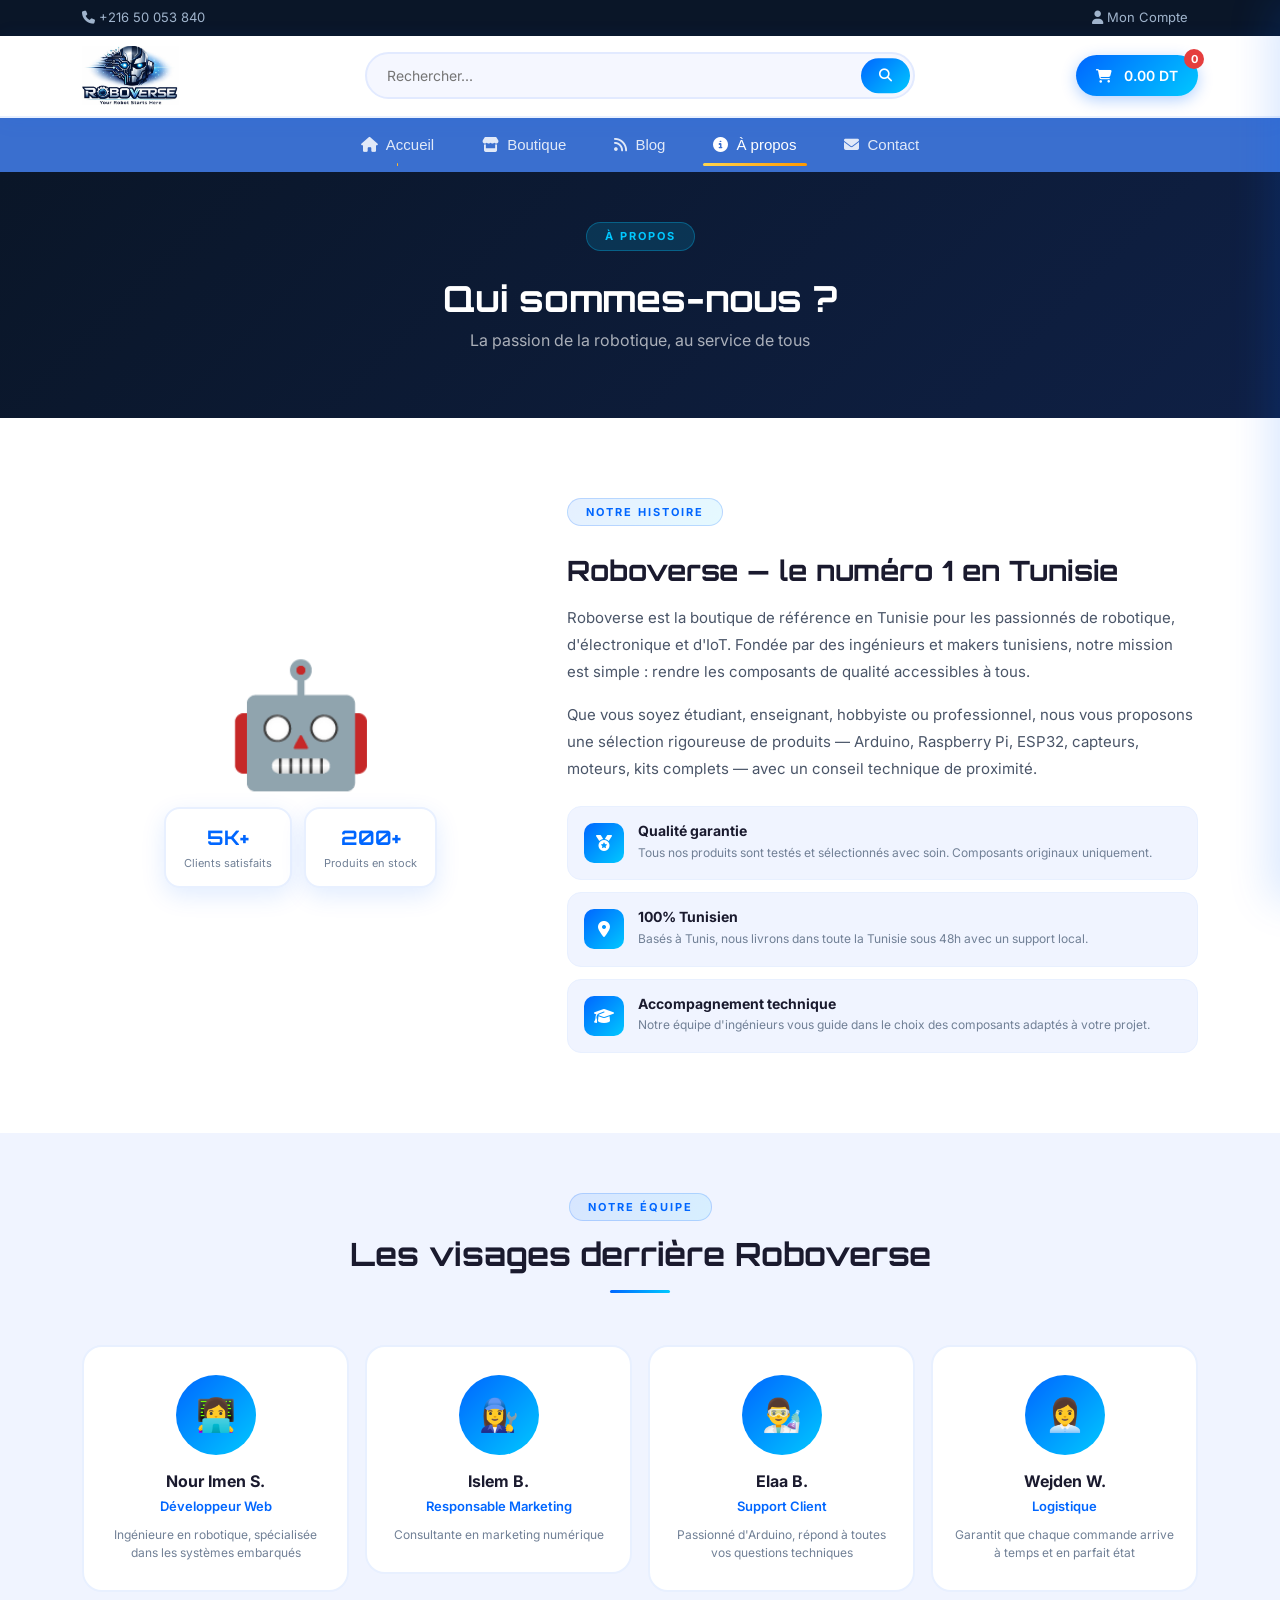
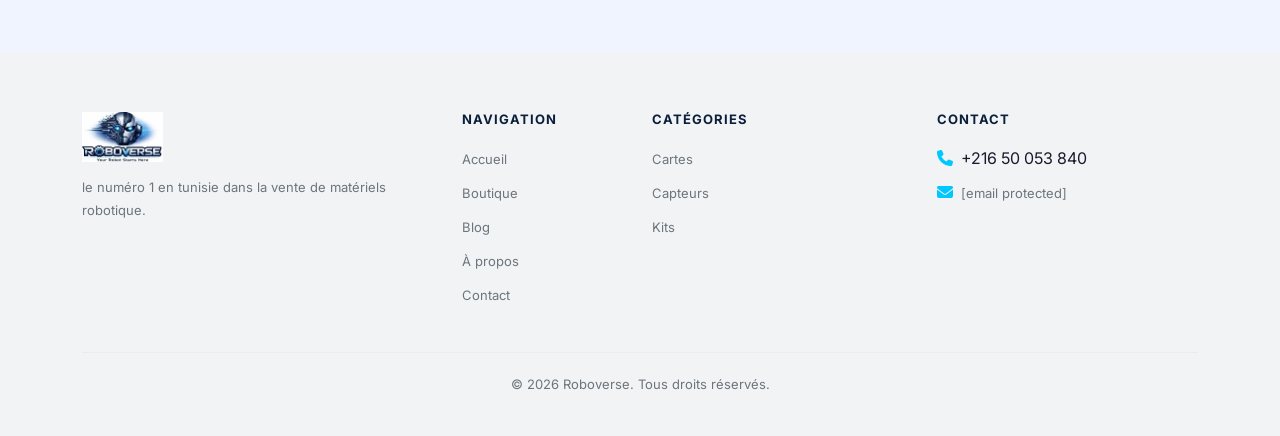
<file: about.html>
<!doctype html>
<html lang="fr">
<head>
<meta charset="utf-8">
<meta name="viewport" content="width=device-width, initial-scale=1">
<title>À propos — Roboverse</title>
<link href="https://cdn.jsdelivr.net/npm/bootstrap@5.3.0/dist/css/bootstrap.min.css" rel="stylesheet">
<link rel="stylesheet" href="https://cdnjs.cloudflare.com/ajax/libs/font-awesome/6.4.0/css/all.min.css">
<link href="https://fonts.googleapis.com/css2?family=Orbitron:wght@400;600;700;900&family=Inter:wght@300;400;500;600;700&display=swap" rel="stylesheet">
<link rel="stylesheet" href="roboverse.css">
</head>
<body>

<div class="header-top">
  <div class="container">
    <div class="row align-items-center">
      <div class="col-md-6"><i class="fas fa-phone"></i> +216 50 053 840</div>
      <div class="col-md-6 text-end">
        <a id="monCompte" href="login.html"><i class="fas fa-user"></i> Mon Compte</a>
        <a id="logoutLink" href="#" onclick="logout()" style="display:none"><i class="fas fa-sign-out-alt"></i> Déconnexion</a>
      </div>
    </div>
  </div>
</div>

<div class="header-middle">
  <div class="container">
    <div class="row align-items-center g-3">
      <div class="col-md-3 col-5"><a href="index.html"><img src="[data-uri]" alt="Roboverse" style="height:60px;width:auto;object-fit:contain"></a></div>
      <div class="col-md-6 col-12 order-md-0 order-3">
        <div class="search-wrap">
          <input type="text" id="main-search" placeholder="Rechercher..." autocomplete="off">
          <button><i class="fas fa-search"></i></button>
          <div class="search-results-dropdown" id="search-dropdown"></div>
        </div>
      </div>
      <div class="col-md-3 col-7 text-end">
        <button class="cart-widget" onclick="toggleCart()">
          <i class="fas fa-shopping-cart me-2"></i>
          <span id="cart-total">0.00 DT</span>
          <span class="cart-count" id="cart-count">0</span>
        </button>
      </div>
    </div>
  </div>
</div>

<nav class="main-nav">
  <div class="container">
    <ul>
      <li class="nav-item"><a href="index.html"><i class="fas fa-home"></i> Accueil</a></li>
      <li class="nav-item"><a href="boutique.html"><i class="fas fa-store"></i> Boutique</a></li>
      <li class="nav-item"><a href="blog.html"><i class="fas fa-rss"></i> Blog</a></li>
      <li class="nav-item"><a href="about.html" class="active"><i class="fas fa-info-circle"></i> À propos</a></li>
      <li class="nav-item"><a href="contact.html"><i class="fas fa-envelope"></i> Contact</a></li>
    </ul>
  </div>
</nav>

<!-- PAGE HEADER -->
<div style="background:linear-gradient(135deg,var(--primary),var(--primary-light));padding:50px 0;text-align:center;color:#fff">
  <div class="container">
    <div class="section-label" style="display:inline-block;background:rgba(0,200,255,.15);border-color:rgba(0,200,255,.3);color:var(--accent2)">À propos</div>
    <h1 style="font-family:'Orbitron',sans-serif;font-size:clamp(24px,3vw,36px);font-weight:700;margin-top:12px">Qui sommes-nous ?</h1>
    <p style="color:rgba(255,255,255,.65);margin-top:8px">La passion de la robotique, au service de tous</p>
  </div>
</div>

<!-- ABOUT SECTION -->
<section class="about-section" id="about">
  <div class="container">
    <div class="row align-items-center g-5">
      <div class="col-lg-5 text-center">
        <div style="font-size:120px;line-height:1">🤖</div>
        <div class="about-stat-card mt-4 d-inline-block">
          <div class="about-stat-num">5K+</div>
          <div class="about-stat-lab">Clients satisfaits</div>
        </div>
        &nbsp;
        <div class="about-stat-card mt-4 d-inline-block">
          <div class="about-stat-num">200+</div>
          <div class="about-stat-lab">Produits en stock</div>
        </div>
      </div>
      <div class="col-lg-7">
        <div class="about-text">
          <div class="section-label">Notre histoire</div>
          <h2 style="margin-top:14px">Roboverse — le numéro 1 en Tunisie</h2>
          <p>Roboverse est la boutique de référence en Tunisie pour les passionnés de robotique, d'électronique et d'IoT. Fondée par des ingénieurs et makers tunisiens, notre mission est simple : rendre les composants de qualité accessibles à tous.</p>
          <p>Que vous soyez étudiant, enseignant, hobbyiste ou professionnel, nous vous proposons une sélection rigoureuse de produits — Arduino, Raspberry Pi, ESP32, capteurs, moteurs, kits complets — avec un conseil technique de proximité.</p>
          <div class="about-values">
            <div class="about-value-item">
              <div class="about-value-icon"><i class="fas fa-medal"></i></div>
              <div><h6>Qualité garantie</h6><p>Tous nos produits sont testés et sélectionnés avec soin. Composants originaux uniquement.</p></div>
            </div>
            <div class="about-value-item">
              <div class="about-value-icon"><i class="fas fa-map-marker-alt"></i></div>
              <div><h6>100% Tunisien</h6><p>Basés à Tunis, nous livrons dans toute la Tunisie sous 48h avec un support local.</p></div>
            </div>
            <div class="about-value-item">
              <div class="about-value-icon"><i class="fas fa-graduation-cap"></i></div>
              <div><h6>Accompagnement technique</h6><p>Notre équipe d'ingénieurs vous guide dans le choix des composants adaptés à votre projet.</p></div>
            </div>
          </div>
        </div>
      </div>
    </div>
  </div>
</section>

<!-- TEAM -->
<section class="team-section">
  <div class="container">
    <div class="section-title">
      <div class="section-label">Notre équipe</div>
      <h2>Les visages derrière Roboverse</h2>
      <div class="section-divider"></div>
    </div>
    <div class="row g-3 justify-content-center">
      <div class="col-6 col-md-3"><div class="team-card"><div class="team-avatar">👩‍💻</div><div class="team-name">Nour Imen S.</div><div class="team-role">Développeur Web</div><div class="team-desc">Ingénieure en robotique, spécialisée dans les systèmes embarqués</div></div></div>
      <div class="col-6 col-md-3"><div class="team-card"><div class="team-avatar">👩‍🔧</div><div class="team-name">Islem B.</div><div class="team-role">Responsable Marketing</div><div class="team-desc">Consultante en marketing numérique</div></div></div>
      <div class="col-6 col-md-3"><div class="team-card"><div class="team-avatar">👨‍🔬</div><div class="team-name">Elaa B.</div><div class="team-role">Support Client</div><div class="team-desc">Passionné d'Arduino, répond à toutes vos questions techniques</div></div></div>
      <div class="col-6 col-md-3"><div class="team-card"><div class="team-avatar">👩‍💼</div><div class="team-name">Wejden W.</div><div class="team-role">Logistique</div><div class="team-desc">Garantit que chaque commande arrive à temps et en parfait état</div></div></div>
    </div>
  </div>
</section>

<!-- FOOTER -->
<footer class="footer">
  <div class="container">
    <div class="row g-4">
      <div class="col-md-4"><img src="[data-uri]" alt="Roboverse" style="height:50px;width:auto;object-fit:contain"><p style="margin-top:14px">le numéro 1 en tunisie dans la vente de matériels robotique.</p></div>
      <div class="col-md-2"><h5>Navigation</h5><ul><li><a href="index.html">Accueil</a></li><li><a href="boutique.html">Boutique</a></li><li><a href="blog.html">Blog</a></li><li><a href="about.html">À propos</a></li><li><a href="contact.html">Contact</a></li></ul></div>
      <div class="col-md-3"><h5>Catégories</h5><ul><li><a href="boutique.html?cat=Cartes">Cartes</a></li><li><a href="boutique.html?cat=Capteurs">Capteurs</a></li><li><a href="boutique.html?cat=Kits">Kits</a></li></ul></div>
      <div class="col-md-3"><h5>Contact</h5><ul><li><i class="fas fa-phone me-2" style="color:var(--accent2)"></i>+216 50 053 840</li><li><i class="fas fa-envelope me-2" style="color:var(--accent2)"></i><a href="/cdn-cgi/l/email-protection" class="__cf_email__" data-cfemail="5f3c30312b3e3c2b1f2d303d30293a2d2c3a712b31">[email&#160;protected]</a></li></ul></div>
    </div>
    <hr class="footer-divider">
    <p class="copyright">© 2026 Roboverse. Tous droits réservés.</p>
  </div>
</footer>

<!-- CART SIDEBAR -->
<div class="cart-overlay" id="cart-overlay" onclick="toggleCart()"></div>
<div class="cart-modal" id="cart-modal">
  <div class="cart-header"><h4><i class="fas fa-shopping-cart me-2"></i>Mon Panier</h4><button class="cart-close" onclick="toggleCart()"><i class="fas fa-times"></i></button></div>
  <div class="cart-items" id="cart-items"><div class="empty-cart"><i class="fas fa-shopping-cart"></i><p>Votre panier est vide</p></div></div>
  <div class="cart-footer">
    <div class="cart-total-row"><span class="cart-total-label">Total</span><span class="cart-total-amount" id="cart-total-footer">0.00 DT</span></div>
    <button class="btn-checkout" onclick="checkout()"><i class="fas fa-check me-2"></i>Commander</button>
  </div>
</div>

<script data-cfasync="false" sr
</file>
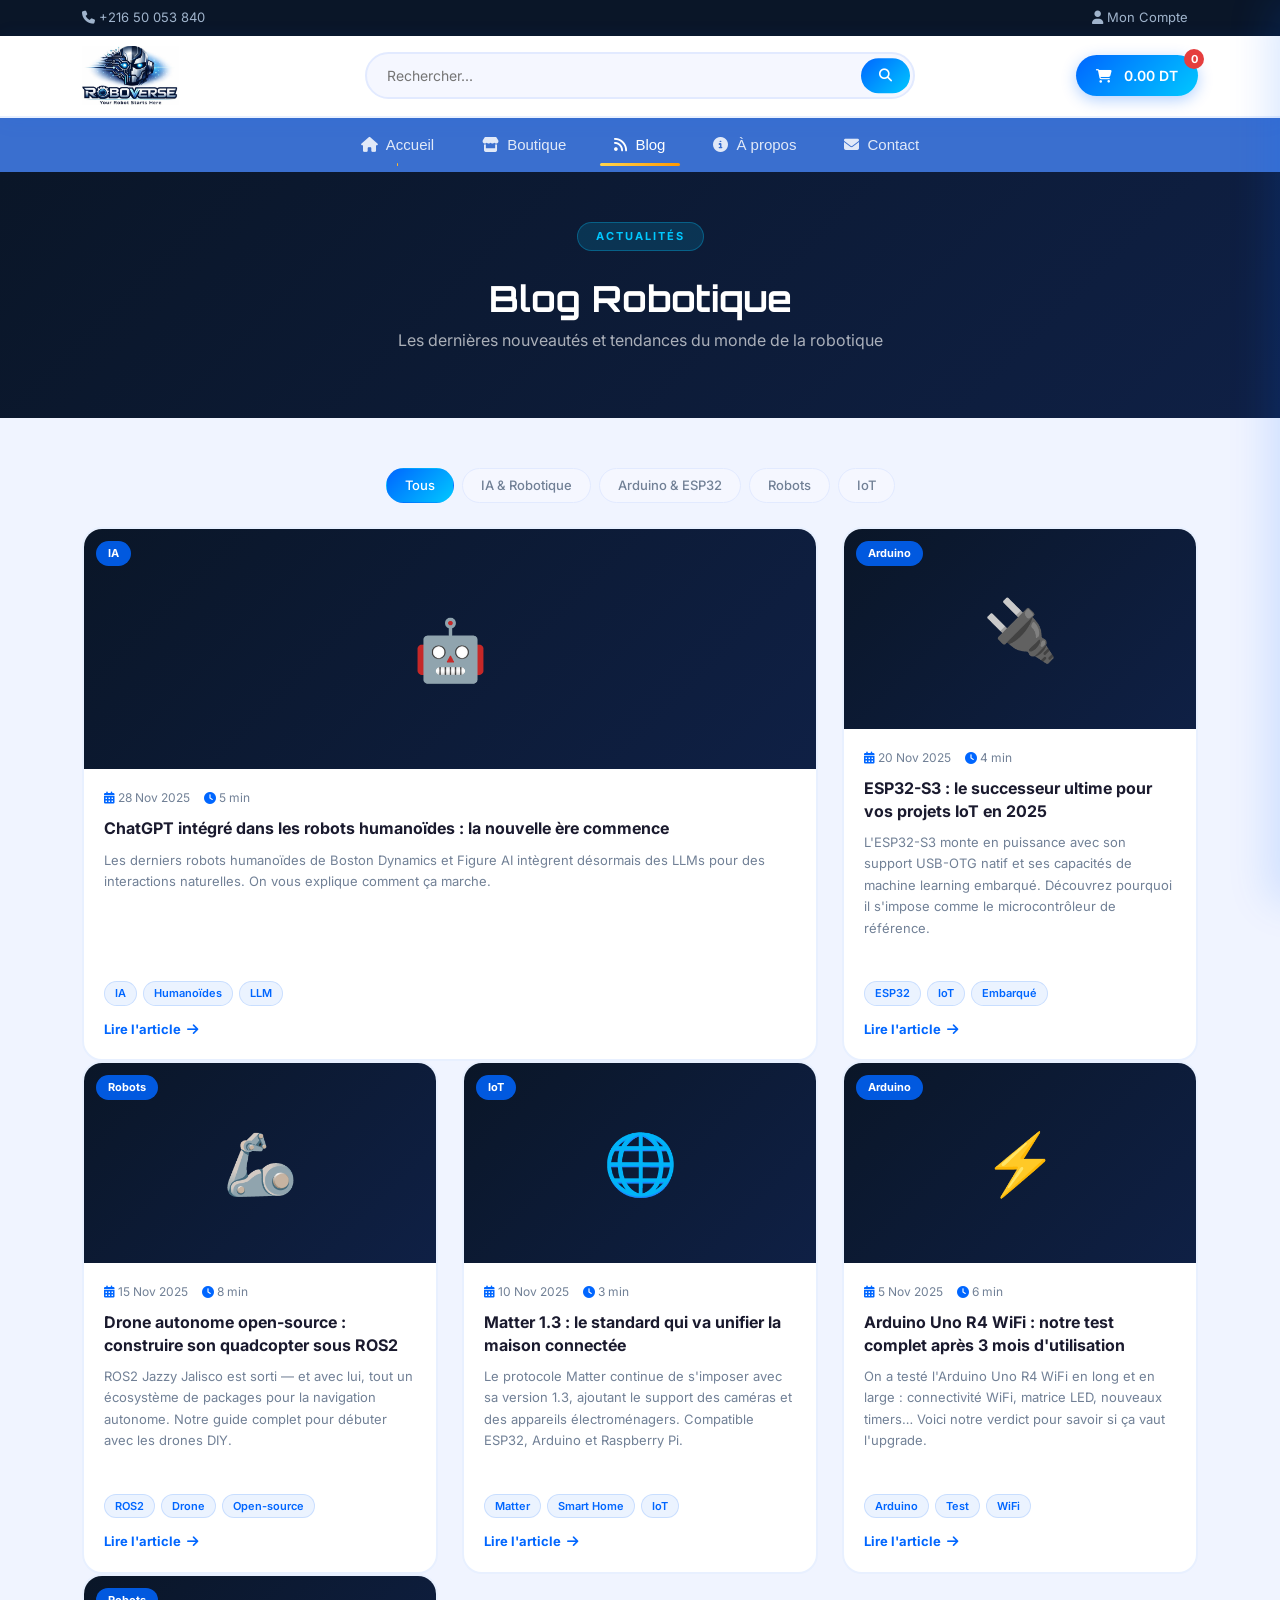
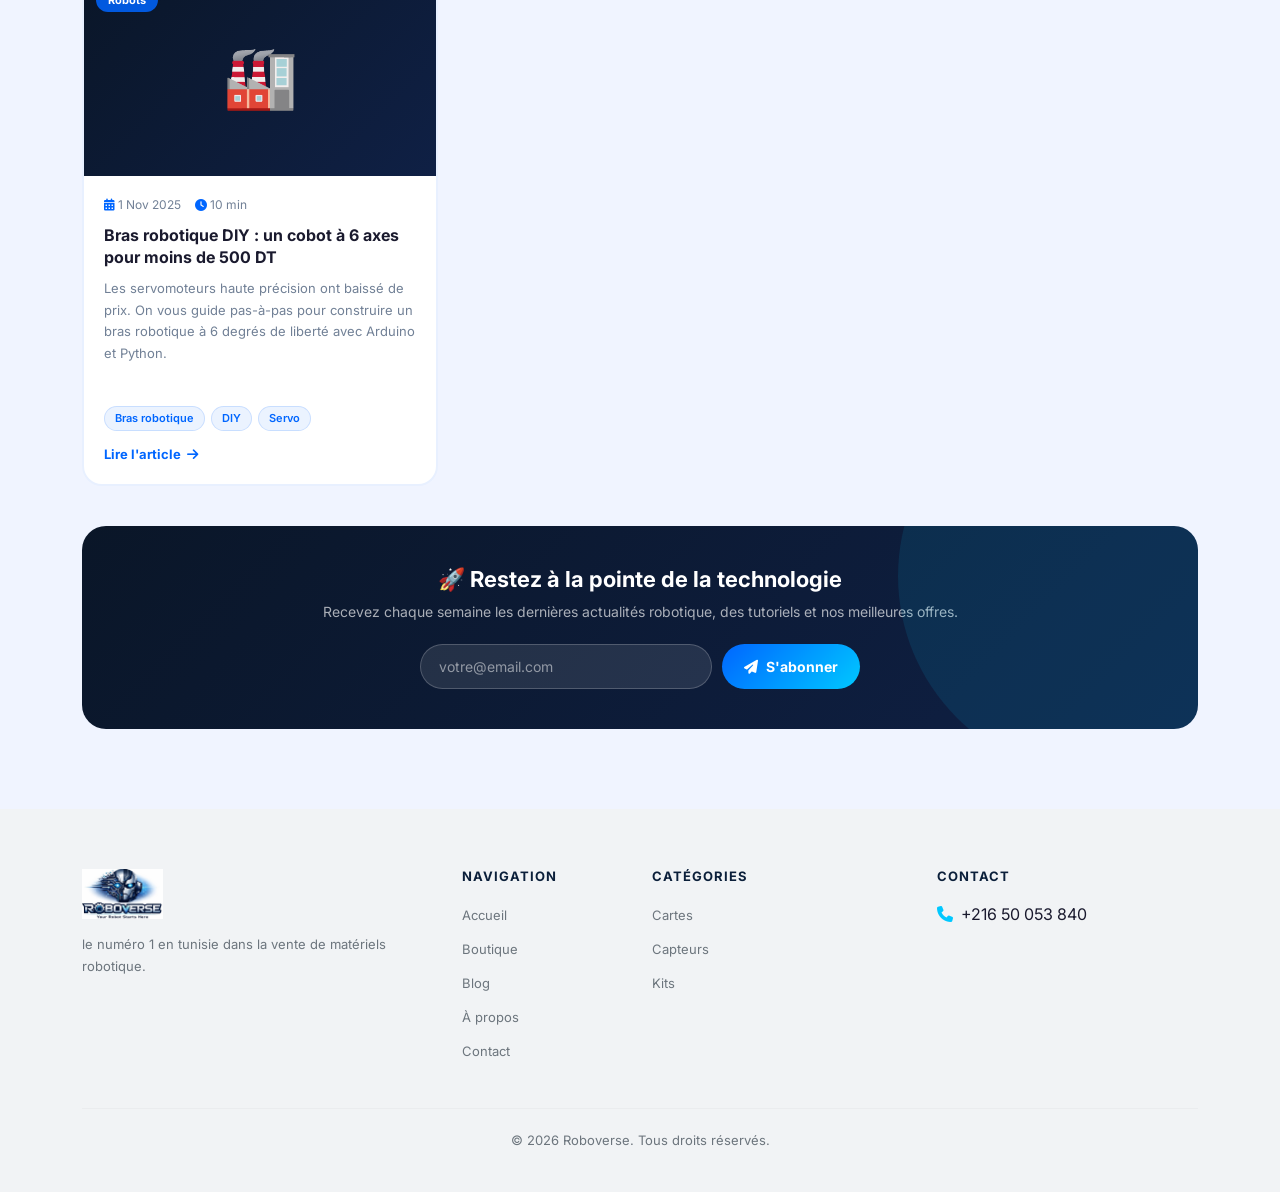
<file: blog.html>
<!doctype html>
<html lang="fr">
<head>
<meta charset="utf-8">
<meta name="viewport" content="width=device-width, initial-scale=1">
<title>Blog — Roboverse</title>
<link href="https://cdn.jsdelivr.net/npm/bootstrap@5.3.0/dist/css/bootstrap.min.css" rel="stylesheet">
<link rel="stylesheet" href="https://cdnjs.cloudflare.com/ajax/libs/font-awesome/6.4.0/css/all.min.css">
<link href="https://fonts.googleapis.com/css2?family=Orbitron:wght@400;600;700;900&family=Inter:wght@300;400;500;600;700&display=swap" rel="stylesheet">
<link rel="stylesheet" href="roboverse.css">
</head>
<body>

<div class="header-top">
  <div class="container">
    <div class="row align-items-center">
      <div class="col-md-6"><i class="fas fa-phone"></i> +216 50 053 840</div>
      <div class="col-md-6 text-end">
        <a id="monCompte" href="login.html"><i class="fas fa-user"></i> Mon Compte</a>
        <a id="logoutLink" href="#" onclick="logout()" style="display:none"><i class="fas fa-sign-out-alt"></i> Déconnexion</a>
      </div>
    </div>
  </div>
</div>

<div class="header-middle">
  <div class="container">
    <div class="row align-items-center g-3">
      <div class="col-md-3 col-5"><a href="index.html"><img src="[data-uri]" alt="Roboverse" style="height:60px;width:auto;object-fit:contain"></a></div>
      <div class="col-md-6 col-12 order-md-0 order-3">
        <div class="search-wrap">
          <input type="text" id="main-search" placeholder="Rechercher..." autocomplete="off">
          <button><i class="fas fa-search"></i></button>
          <div class="search-results-dropdown" id="search-dropdown"></div>
        </div>
      </div>
      <div class="col-md-3 col-7 text-end">
        <button class="cart-widget" onclick="toggleCart()">
          <i class="fas fa-shopping-cart me-2"></i>
          <span id="cart-total">0.00 DT</span>
          <span class="cart-count" id="cart-count">0</span>
        </button>
      </div>
    </div>
  </div>
</div>

<nav class="main-nav">
  <div class="container">
    <ul>
      <li class="nav-item"><a href="index.html"><i class="fas fa-home"></i> Accueil</a></li>
      <li class="nav-item"><a href="boutique.html"><i class="fas fa-store"></i> Boutique</a></li>
      <li class="nav-item"><a href="blog.html" class="active"><i class="fas fa-rss"></i> Blog</a></li>
      <li class="nav-item"><a href="about.html"><i class="fas fa-info-circle"></i> À propos</a></li>
      <li class="nav-item"><a href="contact.html"><i class="fas fa-envelope"></i> Contact</a></li>
    </ul>
  </div>
</nav>

<!-- PAGE HEADER -->
<div style="background:linear-gradient(135deg,var(--primary),var(--primary-light));padding:50px 0;text-align:center;color:#fff">
  <div class="container">
    <div class="section-label" style="display:inline-block;background:rgba(0,200,255,.15);border-color:rgba(0,200,255,.3);color:var(--accent2)">Actualités</div>
    <h1 style="font-family:'Orbitron',sans-serif;font-size:clamp(24px,3vw,36px);font-weight:700;margin-top:12px">Blog Robotique</h1>
    <p style="color:rgba(255,255,255,.65);margin-top:8px">Les dernières nouveautés et tendances du monde de la robotique</p>
  </div>
</div>

<!-- BLOG -->
<section class="blog-section" id="blog" style="padding-top:50px">
  <div class="container">
    <div class="filter-tags mb-4 justify-content-center d-flex flex-wrap" id="blog-filter-tags">
      <span class="filter-tag active" onclick="filterBlogTag(this,'all')">Tous</span>
      <span class="filter-tag" onclick="filterBlogTag(this,'IA')">IA & Robotique</span>
      <span class="filter-tag" onclick="filterBlogTag(this,'Arduino')">Arduino & ESP32</span>
      <span class="filter-tag" onclick="filterBlogTag(this,'Robots')">Robots</span>
      <span class="filter-tag" onclick="filterBlogTag(this,'IoT')">IoT</span>
    </div>
    <div class="row" id="blog-container"></div>
    <div class="blog-newsletter">
      <h4>🚀 Restez à la pointe de la technologie</h4>
      <p>Recevez chaque semaine les dernières actualités robotique, des tutoriels et nos meilleures offres.</p>
      <div class="newsletter-form">
        <input type="email" placeholder="votre@email.com">
        <button onclick="subscribeNewsletter(this)"><i class="fas fa-paper-plane me-2"></i>S'abonner</button>
      </div>
    </div>
  </div>
</section>

<!-- FOOTER -->
<footer class="footer">
  <div class="container">
    <div class="row g-4">
      <div class="col-md-4"><img src="[data-uri]" alt="Roboverse" style="height:50px;width:auto;object-fit:contain"><p style="margin-top:14px">le numéro 1 en tunisie dans la vente de matériels robotique.</p></div>
      <div class="col-md-2"><h5>Navigation</h5><ul><li><a href="index.html">Accueil</a></li><li><a href="boutique.html">Boutique</a></li><li><a href="blog.html">Blog</a></li><li><a href="about.html">À propos</a></li><li><a href="contact.html">Contact</a></li></ul></div>
      <div class="col-md-3"><h5>Catégories</h5><ul><li><a href="boutique.html?cat=Cartes">Cartes</a></li><li><a href="boutique.html?cat=Capteurs">Capteurs</a></li><li><a href="boutique.html?cat=Kits">Kits</a></li></ul></div>
      <div class="col-md-3"><h5>Contact</h5><ul><li><i class="fas fa-phone me-2" style="color:var(--accent2)"></i>+216 50 053 840</li></ul></div>
    </div>
    <hr class="footer-divider">
    <p class="copyright">© 2026 Roboverse. Tous droits réservés.</p>
  </div>
</footer>

<!-- CART SIDEBAR -->
<div class="cart-overlay" id="cart-overlay" onclick="toggleCart()"></div>
<div class="cart-modal" id="cart-modal">
  <div class="cart-header"><h4><i class="fas fa-shopping-cart me-2"></i>Mon Panier</h4><button class="cart-close" onclick="toggleCart()"><i class="fas fa-times"></i></button></div>
  <div class="cart-items" id="cart-items"><div class="empty-cart"><i class="fas fa-shopping-cart"></i><p>Votre panier est vide</p></div></div>
  <div class="cart-footer">
    <div class="cart-total-row"><span class="cart-total-label">Total</span><span class="cart-total-amount" id="cart-total-footer">0.00 DT</span></div>
    <button class="btn-checkout" onclick="checkout()"><i class="fas fa-check me-2"></i>Commander</button>
  </div>
</div>

<script src="https://cdn.jsdelivr.net/npm/bootstrap@5.3.0/dist/js/bootstrap.bundle.min.js"></script>
<script src="roboverse.js"></script>
<script>
function renderBlog(filter){
  const container = document.getElementById('blog-container');
  const posts = filter==='all' ? blogPosts : blogPosts.filter(p=>p.tag===filter);
  container.innerHTML = posts.map(p=>`
    <div class="col-md-${p.featured?'8':'4'}">
      <div class="blog-card">
        <div class="blog-image" style="height:${p.featured?'240px':'200px'}"><span>${p.emoji}</span><div class="blog-image-tag">${p.tag}</div></div>
        <div class="blog-info">
          <div class="blog-meta"><span><i class="fas fa-calendar-alt"></i> ${p.date}</span><span><i class="fas fa-clock"></i> ${p.readTime}</span></div>
          <div class="blog-title">${p.title}</div>
          <div class="blog-excerpt">${p.excerpt}</div>
          <div class="blog-tags">${p.tags.map(t=>`<span class="blog-tag">${t}</span>`).join('')}</div>
          <a href="#" class="btn-read-more">Lire l'article <i class="fas fa-arrow-right"></i></a>
        </div>
      </div>
    </div>`).join('');
}

function filterBlogTag(el, filter){
  document.querySelectorAll('#blog-filter-tags .filter-tag').forEach(t=>t.classList.remove('active'));
  el.classList.add('active');
  renderBlog(filter);
}

document.addEventListener('DOMContentLoaded', function(){
  renderBlog('all');
});
</script>
</body>
</html>
</file>
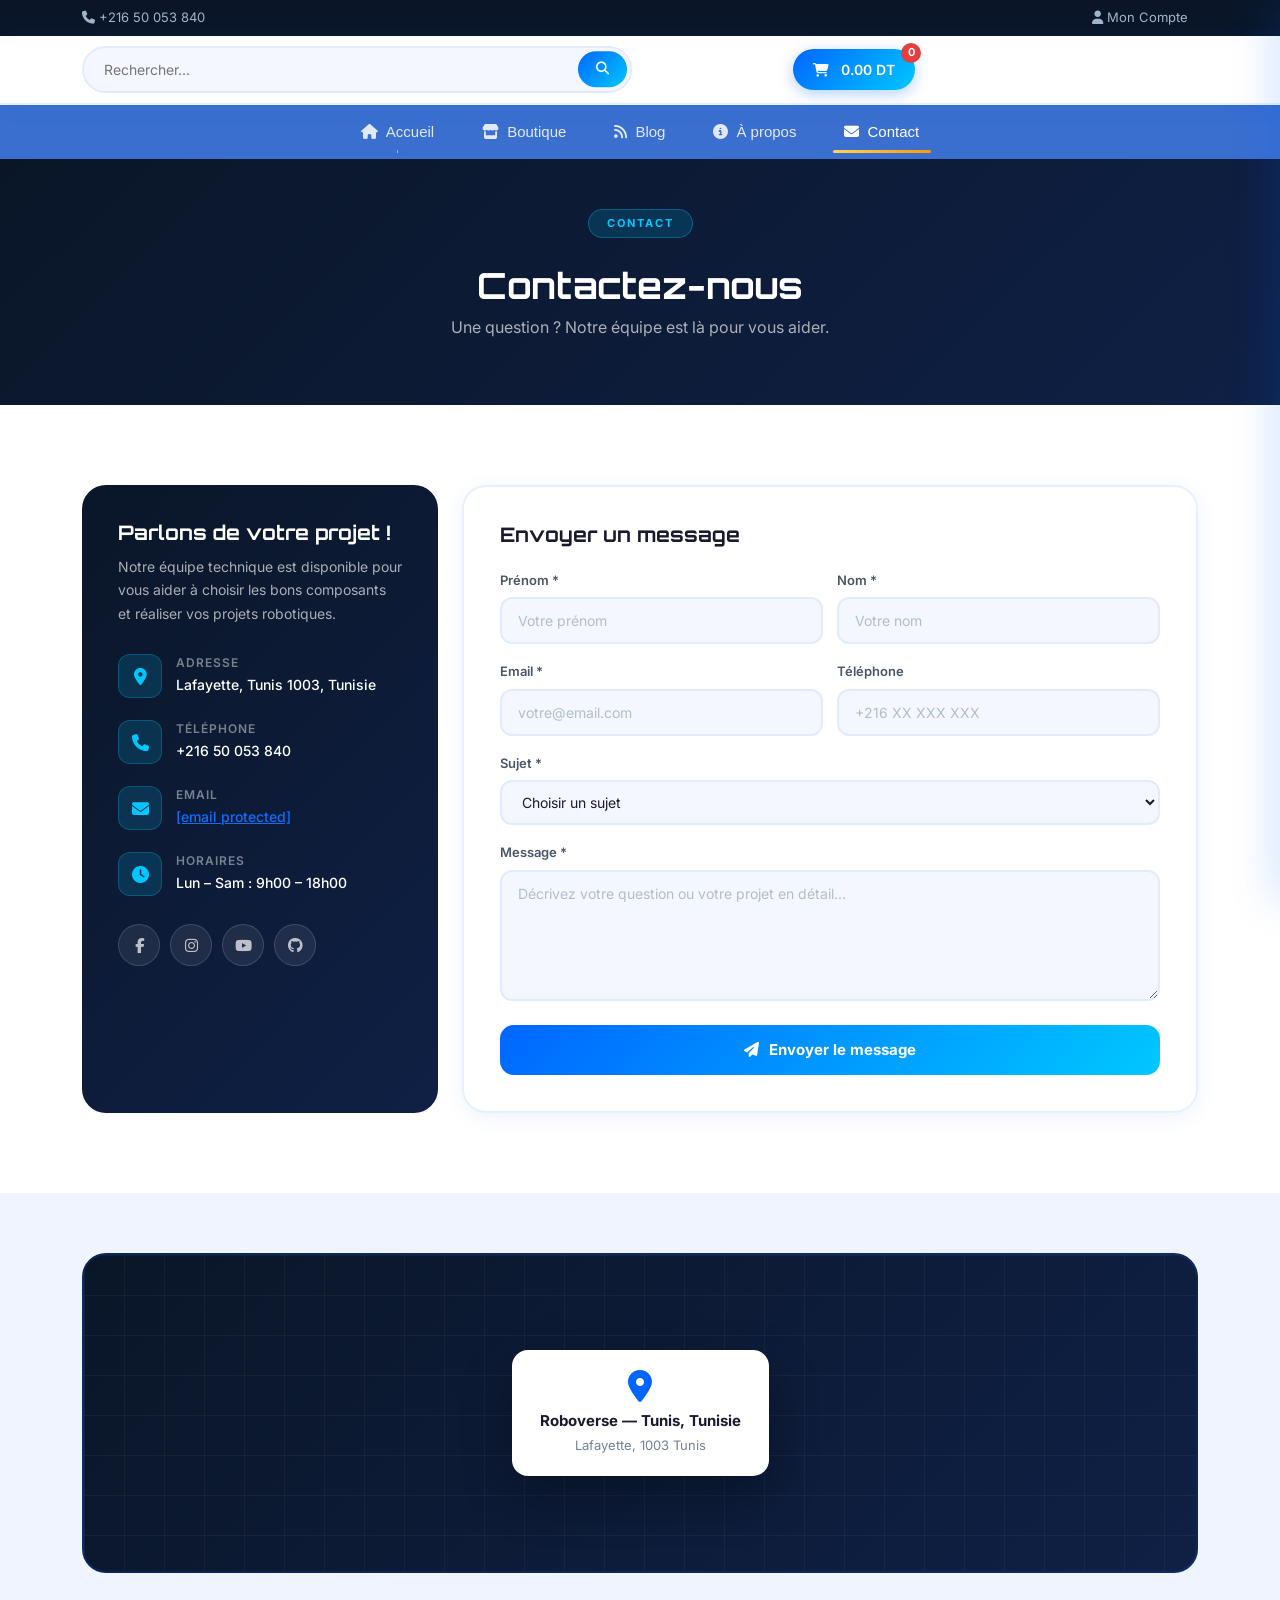
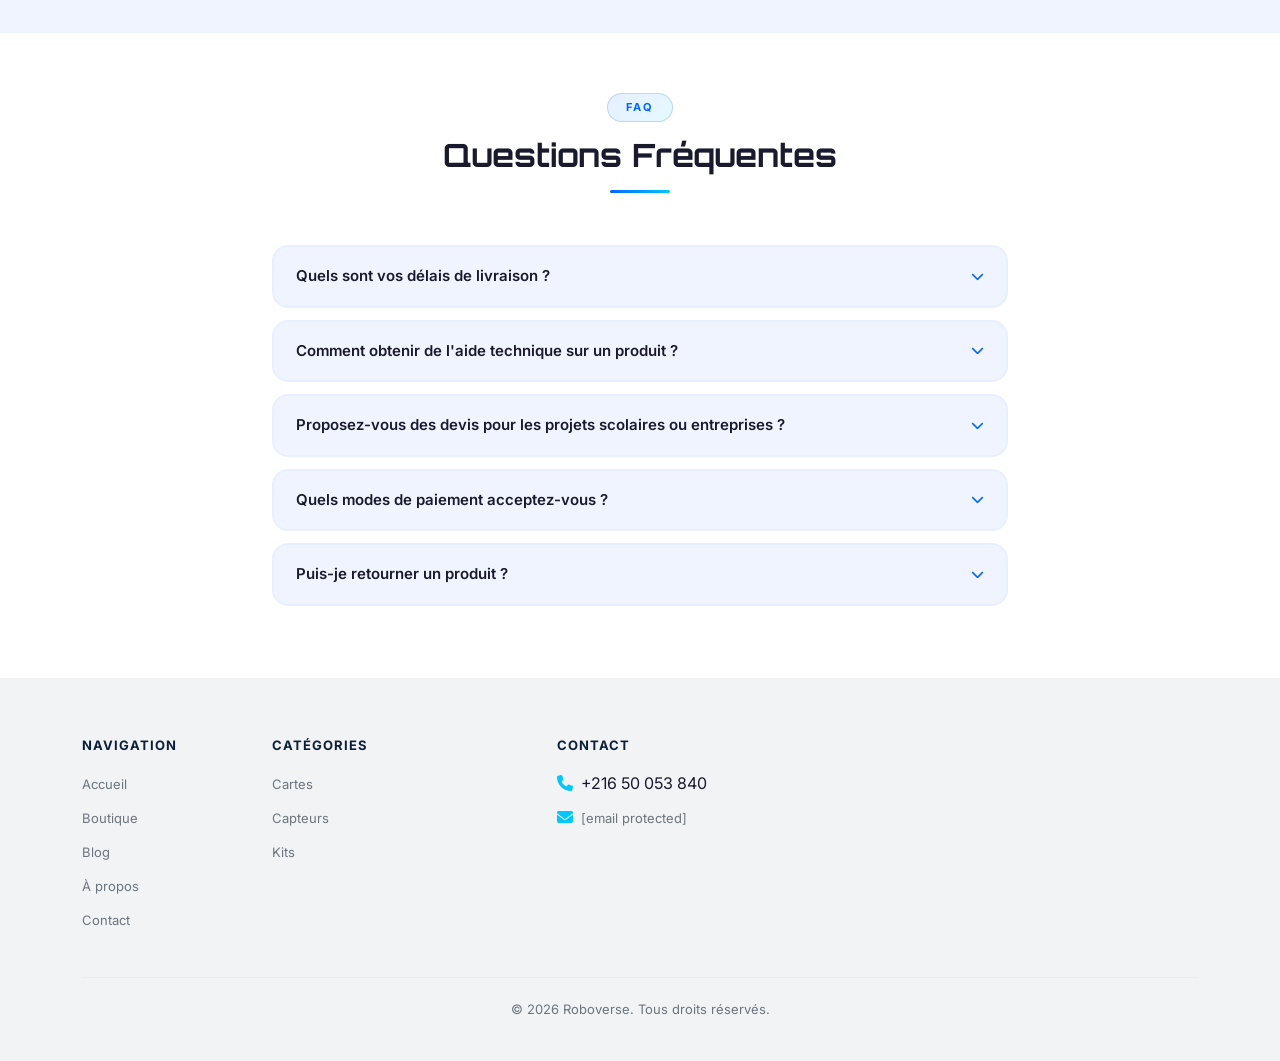
<file: contact.html>
<!doctype html>
<html lang="fr">
<head>
<meta charset="utf-8">
<meta name="viewport" content="width=device-width, initial-scale=1">

<link rel="shortcut icon" type="image/x-icon" href="images/islemm.png">
<title>Contact — Roboverse</title>
<link href="https://cdn.jsdelivr.net/npm/bootstrap@5.3.0/dist/css/bootstrap.min.css" rel="stylesheet">
<link rel="stylesheet" href="https://cdnjs.cloudflare.com/ajax/libs/font-awesome/6.4.0/css/all.min.css">
<link href="https://fonts.googleapis.com/css2?family=Orbitron:wght@400;600;700;900&family=Inter:wght@300;400;500;600;700&display=swap" rel="stylesheet">
<link rel="stylesheet" href="roboverse.css">
</head>
<body>

<div class="header-top">
  <div class="container">
    <div class="row align-items-center">
      <div class="col-md-6"><i class="fas fa-phone"></i> +216 50 053 840</div>
      <div class="col-md-6 text-end">
        <a id="monCompte" href="login.html"><i class="fas fa-user"></i> Mon Compte</a>
        <a id="logoutLink" href="#" onclick="logout()" style="display:none"><i class="fas fa-sign-out-alt"></i> Déconnexion</a>
      </div>
    </div>
  </div>
</div>

<div class="header-middle">
  <div class="container">
    <div class="row align-items-center g-3">
      <div class="col-md-6 col-12 order-md-0 order-3">
        <div class="search-wrap">
          <input type="text" id="main-search" placeholder="Rechercher..." autocomplete="off">
          <button><i class="fas fa-search"></i></button>
          <div class="search-results-dropdown" id="search-dropdown"></div>
        </div>
      </div>
      <div class="col-md-3 col-7 text-end">
        <button class="cart-widget" onclick="toggleCart()">
          <i class="fas fa-shopping-cart me-2"></i>
          <span id="cart-total">0.00 DT</span>
          <span class="cart-count" id="cart-count">0</span>
        </button>
      </div>
    </div>
  </div>
</div>

<nav class="main-nav">
  <div class="container">
    <ul>
      <li class="nav-item"><a href="index.html"><i class="fas fa-home"></i> Accueil</a></li>
      <li class="nav-item"><a href="boutique.html"><i class="fas fa-store"></i> Boutique</a></li>
      <li class="nav-item"><a href="blog.html"><i class="fas fa-rss"></i> Blog</a></li>
      <li class="nav-item"><a href="about.html"><i class="fas fa-info-circle"></i> À propos</a></li>
      <li class="nav-item"><a href="contact.html" class="active"><i class="fas fa-envelope"></i> Contact</a></li>
    </ul>
  </div>
</nav>

<!-- PAGE HEADER -->
<div style="background:linear-gradient(135deg,var(--primary),var(--primary-light));padding:50px 0;text-align:center;color:#fff">
  <div class="container">
    <div class="section-label" style="display:inline-block;background:rgba(0,200,255,.15);border-color:rgba(0,200,255,.3);color:var(--accent2)">Contact</div>
    <h1 style="font-family:'Orbitron',sans-serif;font-size:clamp(24px,3vw,36px);font-weight:700;margin-top:12px">Contactez-nous</h1>
    <p style="color:rgba(255,255,255,.65);margin-top:8px">Une question ? Notre équipe est là pour vous aider.</p>
  </div>
</div>

<!-- CONTACT -->
<section class="contact-section" id="contact">
  <div class="container">
    <div class="row g-4">
      <div class="col-lg-4">
        <div class="contact-info-card">
          <h3>Parlons de votre projet !</h3>
          <p>Notre équipe technique est disponible pour vous aider à choisir les bons composants et réaliser vos projets robotiques.</p>
          <div class="contact-info-item">
            <div class="contact-info-icon"><i class="fas fa-map-marker-alt"></i></div>
            <div><div class="contact-info-label">Adresse</div><div class="contact-info-val">Lafayette, Tunis 1003, Tunisie</div></div>
          </div>
          <div class="contact-info-item">
            <div class="contact-info-icon"><i class="fas fa-phone"></i></div>
            <div><div class="contact-info-label">Téléphone</div><div class="contact-info-val">+216 50 053 840</div></div>
          </div>
          <div class="contact-info-item">
            <div class="contact-info-icon"><i class="fas fa-envelope"></i></div>
            <div><div class="contact-info-label">Email</div><div class="contact-info-val"><a href="/cdn-cgi/l/email-protection" class="__cf_email__" data-cfemail="87e4e8e9f3e6e4f3c7f5e8e5e8f1e2f5f4e2a9f3e9">[email&#160;protected]</a></div></div>
          </div>
          <div class="contact-info-item">
            <div class="contact-info-icon"><i class="fas fa-clock"></i></div>
            <div><div class="contact-info-label">Horaires</div><div class="contact-info-val">Lun – Sam : 9h00 – 18h00</div></div>
          </div>
          <div class="contact-social">
            <a href="#" class="contact-social-link"><i class="fab fa-facebook-f"></i></a>
            <a href="#" class="contact-social-link"><i class="fab fa-instagram"></i></a>
            <a href="#" class="contact-social-link"><i class="fab fa-youtube"></i></a>
            <a href="#" class="contact-social-link"><i class="fab fa-github"></i></a>
          </div>
        </div>
      </div>
      <div class="col-lg-8">
        <div class="contact-form-card">
          <h3>Envoyer un message</h3>
          <div class="form-row">
            <div class="form-group"><label>Prénom *</label><input type="text" id="c-prenom" placeholder="Votre prénom"></div>
            <div class="form-group"><label>Nom *</label><input type="text" id="c-nom" placeholder="Votre nom"></div>
          </div>
          <div class="form-row">
            <div class="form-group"><label>Email *</label><input type="email" id="c-email" placeholder="votre@email.com"></div>
            <div class="form-group"><label>Téléphone</label><input type="tel" id="c-tel" placeholder="+216 XX XXX XXX"></div>
          </div>
          <div class="form-group">
            <label>Sujet *</label>
            <select id="c-sujet">
              <option value="">Choisir un sujet</option>
              <option>Question technique sur un produit</option>
              <option>Suivi de commande</option>
              <option>Demande de devis (projet)</option>
              <option>Partenariat / Revendeur</option>
              <option>Autre</option>
            </select>
          </div>
          <div class="form-group">
            <label>Message *</label>
            <textarea id="c-message" rows="5" placeholder="Décrivez votre question ou votre projet en détail..."></textarea>
          </div>
          <button class="btn-contact-submit" onclick="submitContactForm()">
            <i class="fas fa-paper-plane"></i> Envoyer le message
          </button>
        </div>
      </div>
    </div>
  </div>
</section>

<!-- MAP -->
<section class="map-section">
  <div class="container">
    <div class="map-placeholder">
      <div class="map-pin-card">
        <i class="fas fa-map-marker-alt"></i>
        <p>Roboverse — Tunis, Tunisie</p>
        <span>Lafayette, 1003 Tunis</span>
      </div>
    </div>
  </div>
</section>

<!-- FAQ -->
<section class="faq-section">
  <div class="container">
    <div class="section-title">
      <div class="section-label">FAQ</div>
      <h2>Questions Fréquentes</h2>
      <div class="section-divider"></div>
    </div>
    <div class="row justify-content-center">
      <div class="col-lg-8">
        <div class="faq-item" onclick="toggleFaq(this)">
          <div class="faq-question">Quels sont vos délais de livraison ? <i class="fas fa-chevron-down"></i></div>
          <div class="faq-answer">Nous livrons partout en Tunisie sous 48h ouvrables. Pour Tunis et ses banlieues, la livraison peut se faire le jour même si la commande est passée avant 12h.</div>
        </div>
        <div class="faq-item" onclick="toggleFaq(this)">
          <div class="faq-question">Comment obtenir de l'aide technique sur un produit ? <i class="fas fa-chevron-down"></i></div>
          <div class="faq-answer">Notre équipe technique est disponible par email et téléphone du lundi au samedi. Vous pouvez aussi nous envoyer un message via le formulaire de contact ci-dessus.</div>
        </div>
        <div class="faq-item" onclick="toggleFaq(this)">
          <div class="faq-question">Proposez-vous des devis pour les projets scolaires ou entreprises ? <i class="fas fa-chevron-down"></i></div>
          <div class="faq-answer">Oui ! Nous avons des tarifs spéciaux pour les établissements scolaires, universités et entreprises. Contactez-nous avec les détails de votre projet pour recevoir un devis personnalisé.</div>
        </div>
        <div class="faq-item" onclick="toggleFaq(this)">
          <div class="faq-question">Quels modes de paiement acceptez-vous ? <i class="fas fa-chevron-down"></i></div>
          <div class="faq-answer">Nous acceptons le paiement à la livraison (espèces), le virement bancaire, et la carte bancaire (Visa / Mastercard). Paiement 100% sécurisé.</div>
        </div>
        <div class="faq-item" onclick="toggleFaq(this)">
          <div class="faq-question">Puis-je retourner un produit ? <i class="fas fa-chevron-down"></i></div>
          <div class="faq-answer">Oui, nous acceptons les retours sous 14 jours après réception, pour tout produit défectueux ou non conforme à la description. Le retour est gratuit.</div>
        </div>
      </div>
    </div>
  </div>
</section>

<!-- FOOTER -->
<footer class="footer">
  <div class="container">
    <div class="row g-4">
      <div class="col-md-2"><h5>Navigation</h5><ul><li><a href="index.html">Accueil</a></li><li><a href="boutique.html">Boutique</a></li><li><a href="blog.html">Blog</a></li><li><a href="about.html">À propos</a></li><li><a href="contact.html">Contact</a></li></ul></div>
      <div class="col-md-3"><h5>Catégories</h5><ul><li><a href="boutique.html?cat=Cartes">Cartes</a></li><li><a href="boutique.html?cat=Capteurs">Capteurs</a></li><li><a href="boutique.html?cat=Kits">Kits</a></li></ul></div>
      <div class="col-md-3"><h5>Contact</h5><ul><li><i class="fas fa-phone me-2" style="color:var(--accent2)"></i>+216 50 053 840</li><li><i class="fas fa-envelope me-2" style="color:var(--accent2)"></i><a href="/cdn-cgi/l/email-protection" class="__cf_email__" data-cfemail="e685898892878592a6948984899083949583c89288">[email&#160;protected]</a></li></ul></div>
    </div>
    <hr class="footer-divider">
    <p class="copyright">© 2026 Roboverse. Tous droits réservés.</p>
  </div>
</footer>

<!-- CART SIDEBAR -->
<div class="cart-overlay" id="cart-overlay" onclick="toggleCart()"></div>
<div class="cart-modal" id="cart-modal">
  <div class="cart-header"><h4><i class="fas fa-shopping-cart me-2"></i>Mon Panier</h4><button class="cart-close" onclick="toggleCart()"><i class="fas fa-times"></i></button></div>
  <div class="cart-items" id="cart-items"><div class="empty-cart"><i class="fas fa-shopping-cart"></i><p>Votre panier est vide</p></div></div>
  <div class="cart-footer">
    <div class="cart-total-row"><span class="cart-total-label">Total</span><span class="cart-total-amount" id="cart-total-footer">0.00 DT</span></div>
   
    <button class="btn-checkout" onclick="alert('Allez sur la boutique')">
  Aller à la boutique
</button>






</div>
</div>
  <script>
function toggleCart() {
  document.getElementById("cart-modal").classList.toggle("active");
  document.getElementById("cart-overlay").classList.toggle("active");
}

function logout() {
  localStorage.removeItem('roboverse_user');
  window.location.href = "login.html";
}

function submitContactForm() {
  alert("Message envoyé !");
}

function toggleFaq(element) {
  element.classList.toggle("active");
}
</script>
</body>
</html>
</file>
<file: roboverse.css>
/* ============================================================
   ROBOVERSE — roboverse.css
   Styles partagés entre toutes les pages
   ============================================================ */

:root {
  --primary: #0a1628;
  --primary-light: #0f2045;
  --accent: #0066ff;
  --accent2: #00c8ff;
  --accent3: #ff6b00;
  --success: #00b86b;
  --danger: #e53e3e;
  --text: #1a1a2e;
  --text-mid: #4a5568;
  --text-muted: #718096;
  --bg: #f0f4ff;
  --bg2: #ffffff;
  --card-bg: #ffffff;
  --card-border: #e2e8f0;
  --card-shadow: 0 4px 20px rgba(0,102,255,0.08);
}
*{box-sizing:border-box;margin:0;padding:0}
body{font-family:'Inter',sans-serif;background:var(--bg);color:var(--text);overflow-x:hidden}
::-webkit-scrollbar{width:6px}
::-webkit-scrollbar-track{background:#f0f4ff}
::-webkit-scrollbar-thumb{background:var(--accent);border-radius:3px}

/* ---- HEADER TOP ---- */
.header-top{background:var(--primary);color:#a0b4cc;padding:8px 0;font-size:13px}
.header-top a{color:#a0b4cc;text-decoration:none;margin:0 10px;transition:color .2s}
.header-top a:hover{color:var(--accent2)}

/* ---- LOGO TEXT ---- */
.logo-text{font-family:'Orbitron',sans-serif;font-size:1.4rem;font-weight:900;color:var(--accent);text-decoration:none}
.header-middle a{text-decoration:none}

/* ---- HEADER MIDDLE ---- */
.header-middle{background:#fff;border-bottom:2px solid #e8f0ff;padding:10px 0;position:sticky;top:0;z-index:999;box-shadow:0 2px 20px rgba(0,102,255,0.08)}

/* ---- SEARCH ---- */
.search-wrap{position:relative}
.search-wrap input{width:100%;background:#f5f7ff;border:2px solid #e2eaff;color:var(--text);border-radius:50px;padding:11px 52px 11px 20px;font-size:14px;transition:all .3s;outline:none}
.search-wrap input:focus{border-color:var(--accent);box-shadow:0 0 0 4px rgba(0,102,255,0.1)}
.search-wrap button{position:absolute;right:5px;top:50%;transform:translateY(-50%);background:linear-gradient(135deg,var(--accent),var(--accent2));border:none;color:#fff;padding:8px 18px;border-radius:50px;cursor:pointer;font-size:13px;font-weight:600;transition:opacity .2s}
.search-wrap button:hover{opacity:.85}
.search-results-dropdown{position:absolute;top:calc(100% + 8px);left:0;right:0;background:#fff;border:1px solid #e2eaff;border-radius:16px;z-index:9999;overflow:hidden;display:none;box-shadow:0 20px 50px rgba(0,102,255,0.15)}
.search-results-dropdown.show{display:block}
.search-result-item{display:flex;align-items:center;gap:12px;padding:10px 16px;cursor:pointer;transition:background .2s;border-bottom:1px solid #f5f7ff}
.search-result-item:last-child{border-bottom:none}
.search-result-item:hover{background:#f0f4ff}
.search-result-item img{width:42px;height:42px;object-fit:contain;border-radius:8px;background:#f5f7ff;border:1px solid #e2eaff}
.search-result-name{font-size:13px;font-weight:600;color:var(--text)}
.search-result-price{font-size:12px;color:var(--accent3);font-weight:700}
.search-result-cat{font-size:11px;color:var(--text-muted)}
.search-no-result{padding:18px;text-align:center;color:var(--text-muted);font-size:13px}

/* ---- CART WIDGET ---- */
.cart-widget{background:linear-gradient(135deg,var(--accent),var(--accent2));color:#fff;padding:10px 20px;border-radius:50px;cursor:pointer;position:relative;border:none;font-size:14px;font-weight:600;transition:all .3s;box-shadow:0 4px 15px rgba(0,102,255,0.3)}
.cart-widget:hover{transform:translateY(-2px);box-shadow:0 8px 25px rgba(0,102,255,0.4)}
.cart-count{position:absolute;top:-6px;right:-6px;background:var(--danger);color:#fff;border-radius:50%;width:20px;height:20px;display:flex;align-items:center;justify-content:center;font-size:11px;font-weight:700}

/* ---- NAVIGATION ---- */
.main-nav{background:#3a6fcf;padding:0;font-family:'Segoe UI',Tahoma,Geneva,Verdana,sans-serif}
.main-nav ul{list-style:none;display:flex;justify-content:center;margin:0;padding:0}
.main-nav a{color:rgba(255,255,255,0.85);text-decoration:none;padding:16px 24px;display:flex;align-items:center;gap:8px;font-size:15px;font-weight:500;position:relative;transition:all 0.3s ease}
.main-nav a::after{content:'';position:absolute;bottom:6px;left:50%;right:50%;height:3px;background:linear-gradient(90deg,#FFD54F,#FF9800);border-radius:2px;transition:all 0.3s ease}
.main-nav a:hover,.main-nav a.active{color:#ffffff}
.main-nav a:hover::after,.main-nav a.active::after{left:10%;right:10%}
.nav-item{position:relative}
.nav-dropdown{position:absolute;top:100%;left:50%;transform:translateX(-50%);background:#ffffff;border:1px solid #d6e4ff;border-radius:16px;padding:10px;min-width:220px;display:none;z-index:9998;box-shadow:0 20px 50px rgba(0,102,255,0.15);transition:all 0.3s ease}
.nav-item:hover .nav-dropdown{display:block;animation:fadeIn 0.25s ease forwards}
.nav-dropdown a{display:flex;align-items:center;gap:10px;padding:12px 16px;border-radius:12px;color:#3a3a3a;font-size:14px;white-space:nowrap;transition:all 0.3s ease}
.nav-dropdown a:hover{background:#f0f4ff;color:#3a6fcf}
.nav-dropdown a::after{display:none}
@keyframes fadeIn{0%{opacity:0;transform:translateX(-50%) translateY(-10px)}100%{opacity:1;transform:translateX(-50%) translateY(0)}}
@media(max-width:768px){.main-nav ul{flex-direction:column;background:#3a6fcf}.main-nav a{justify-content:center;padding:12px 20px;font-size:14px}.nav-dropdown{left:0;transform:none;min-width:100%;border-radius:0 0 12px 12px}}

/* ---- HERO ---- */
.hero{min-height:72vh;display:flex;align-items:center;position:relative;background:#ffffff}
.hero-grid{position:absolute;inset:0;background-image:linear-gradient(rgba(0,102,255,0.03) 1px,transparent 1px),linear-gradient(90deg,rgba(0,102,255,0.03) 1px,transparent 1px);background-size:50px 50px;pointer-events:none}
.hero-orb{position:absolute;border-radius:50%;filter:blur(80px);pointer-events:none;z-index:0}
.hero-orb-1{width:500px;height:500px;background:rgba(0,102,255,0.07);top:-150px;right:-50px}
.hero-orb-2{width:350px;height:350px;background:rgba(0,200,255,0.05);bottom:-80px;left:-80px}
.hero-badge{display:inline-flex;align-items:center;gap:8px;background:rgba(0,102,255,0.08);border:1px solid rgba(0,102,255,0.25);color:var(--accent);padding:6px 18px;border-radius:50px;font-size:13px;font-weight:500;margin-bottom:22px}
.hero-badge .dot{width:7px;height:7px;background:var(--accent);border-radius:50%;animation:pulse 2s infinite}
@keyframes pulse{0%,100%{opacity:1;transform:scale(1)}50%{opacity:.5;transform:scale(1.5)}}
.hero h1{font-family:'Orbitron',sans-serif;font-size:clamp(28px,4.5vw,56px);font-weight:900;line-height:1.1;margin-bottom:20px;color:var(--text)}
.hero h1 .grad{background:linear-gradient(135deg,var(--accent) 0%,var(--accent2) 100%);-webkit-background-clip:text;-webkit-text-fill-color:transparent;background-clip:text}
.hero-btns{display:flex;gap:14px;flex-wrap:wrap}
.btn-hero-p{background:linear-gradient(135deg,var(--accent),var(--accent2));color:#fff;padding:14px 32px;border-radius:50px;text-decoration:none;font-weight:700;font-size:15px;transition:all .3s;box-shadow:0 8px 25px rgba(0,102,255,0.4);display:inline-flex;align-items:center;gap:8px}
.btn-hero-p:hover{transform:translateY(-3px);box-shadow:0 15px 35px rgba(0,102,255,0.55);color:#fff}
.btn-hero-s{background:transparent;border:1.5px solid var(--accent);color:var(--accent);padding:14px 32px;border-radius:50px;text-decoration:none;font-weight:600;font-size:15px;transition:all .3s;display:inline-flex;align-items:center;gap:8px}
.btn-hero-s:hover{background:rgba(0,102,255,0.08);border-color:var(--accent2);color:var(--accent2);transform:translateY(-2px)}
.hero-stats{display:flex;gap:36px;margin-top:48px}
.hero-stat-num{font-family:'Orbitron',sans-serif;font-size:22px;font-weight:700;color:var(--accent)}
.hero-stat-label{font-size:12px;color:var(--text-muted);margin-top:2px}
.hero-logo-card{background:#f5f7ff;border:1px solid #e2eaff;border-radius:28px;padding:36px;text-align:center;position:relative}
.floating-badge{position:absolute;background:rgba(255,255,255,0.95);border-radius:12px;padding:10px 14px;font-size:12px;font-weight:600;display:flex;align-items:center;gap:8px;color:var(--text);box-shadow:0 8px 24px rgba(0,102,255,0.2);animation:float 3s ease-in-out infinite}
.floating-badge-1{top:16px;left:-24px;color:var(--success)}
.floating-badge-2{bottom:24px;right:-24px;animation-delay:1.5s;color:var(--accent)}
@keyframes float{0%,100%{transform:translateY(0)}50%{transform:translateY(-10px)}}

/* ---- SECTION TITLE ---- */
.section-title{text-align:center;margin-bottom:52px}
.section-label{display:inline-block;background:linear-gradient(135deg,rgba(0,102,255,.1),rgba(0,200,255,.1));border:1px solid rgba(0,102,255,.2);color:var(--accent);padding:5px 18px;border-radius:50px;font-size:11px;font-weight:700;text-transform:uppercase;letter-spacing:2px;margin-bottom:14px}
.section-title h2{font-family:'Orbitron',sans-serif;font-size:clamp(22px,3vw,32px);font-weight:700;color:var(--text);margin-bottom:10px}
.section-title p{color:var(--text-muted);font-size:16px}
.section-divider{width:60px;height:3px;background:linear-gradient(90deg,var(--accent),var(--accent2));border-radius:2px;margin:16px auto 0}

/* ---- CATEGORIES ---- */
.categories-section{padding:80px 0;background:#fff}
.category-card{background:#fff;border:2px solid var(--card-border);border-radius:20px;padding:28px 18px;text-align:center;cursor:pointer;transition:all .35s;margin-bottom:20px;position:relative;overflow:hidden}
.category-card::before{content:'';position:absolute;inset:0;background:linear-gradient(135deg,var(--accent),var(--accent2));opacity:0;transition:opacity .3s}
.category-card:hover{transform:translateY(-8px);border-color:var(--accent);box-shadow:0 16px 40px rgba(0,102,255,0.15)}
.category-card:hover::before{opacity:.05}
.category-icon{font-size:38px;margin-bottom:12px;transition:transform .3s;position:relative;z-index:1}
.category-card:hover .category-icon{transform:scale(1.15)}
.category-card h5{font-size:14px;font-weight:700;color:var(--text);margin-bottom:5px;position:relative;z-index:1}
.category-card p{font-size:12px;color:var(--text-muted);margin:0;position:relative;z-index:1}
.cat-count{position:absolute;top:10px;right:12px;font-size:11px;color:var(--accent);font-weight:700;background:rgba(0,102,255,.08);padding:2px 8px;border-radius:20px}

/* ---- PRODUCTS ---- */
.products-section{padding:80px 0;background:var(--bg)}
.filter-toolbar{background:#fff;border:2px solid #e8f0ff;border-radius:20px;padding:24px 28px;margin-bottom:36px;box-shadow:var(--card-shadow)}
.filter-toolbar-title{font-size:12px;font-weight:700;color:var(--text-muted);text-transform:uppercase;letter-spacing:1px;margin-bottom:12px;display:flex;align-items:center;gap:7px}
.filter-tags{display:flex;flex-wrap:wrap;gap:8px;margin-bottom:20px}
.filter-tag{background:#f5f7ff;border:1.5px solid #e2eaff;color:var(--text-muted);padding:7px 18px;border-radius:50px;font-size:13px;font-weight:500;cursor:pointer;transition:all .2s}
.filter-tag:hover{border-color:var(--accent);color:var(--accent)}
.filter-tag.active{background:linear-gradient(135deg,var(--accent),var(--accent2));border-color:transparent;color:#fff}
input[type="range"]::-webkit-slider-thumb{-webkit-appearance:none;width:100%;height:5px;background:linear-gradient(90deg,var(--accent),var(--accent2));border-radius:3px;cursor:pointer;outline:none}
input[type="range"]::-webkit-slider-thumb{-webkit-appearance:none;width:18px;height:18px;background:#fff;border-radius:50%;border:3px solid var(--accent);cursor:pointer;box-shadow:0 2px 8px rgba(0,102,255,.3)}
.sort-select{background:#f5f7ff;border:1.5px solid #e2eaff;color:var(--text);border-radius:50px;padding:9px 18px;font-size:13px;cursor:pointer;outline:none;transition:border-color .2s;width:100%}
.sort-select:focus{border-color:var(--accent)}
.results-info{color:var(--text-muted);font-size:13px;margin-top:8px}
.results-info strong{color:var(--accent)}

/* ---- PRODUCT CARD ---- */
.product-card{background:#fff;border:2px solid #e8f0ff;border-radius:20px;overflow:hidden;transition:all .35s;margin-bottom:28px;display:flex;flex-direction:column;height:100%}
.product-card:hover{transform:translateY(-6px);border-color:var(--accent);box-shadow:0 20px 50px rgba(0,102,255,0.14)}
.product-image{position:relative;height:220px;display:flex;align-items:center;justify-content:center;background:#f5f7ff;overflow:hidden}
.product-image img{max-width:100%;max-height:100%;object-fit:contain;transition:transform .4s}
.product-card:hover .product-image img{transform:scale(1.08)}
.product-badge{position:absolute;top:12px;right:12px;padding:4px 12px;border-radius:50px;font-size:11px;font-weight:700;text-transform:uppercase}
.product-badge.new{background:rgba(0,184,107,.12);color:#00834c;border:1px solid rgba(0,184,107,.3)}
.product-badge.hot{background:rgba(229,62,62,.1);color:#c53030;border:1px solid rgba(229,62,62,.25)}
.product-overlay{position:absolute;inset:0;background:rgba(10,22,40,.6);display:flex;align-items:center;justify-content:center;gap:10px;opacity:0;transition:opacity .3s}
.product-card:hover .product-overlay{opacity:1}
.overlay-btn{background:rgba(255,255,255,.15);border:1px solid rgba(255,255,255,.3);color:#fff;width:44px;height:44px;border-radius:50%;display:flex;align-items:center;justify-content:center;cursor:pointer;font-size:16px;transition:all .2s}
.overlay-btn:hover{background:var(--accent);border-color:var(--accent)}
.product-info{padding:18px;flex:1;display:flex;flex-direction:column}
.product-category-tag{font-size:11px;font-weight:700;text-transform:uppercase;letter-spacing:1px;color:var(--accent);margin-bottom:6px}
.product-name{font-size:15px;font-weight:700;color:var(--text);margin-bottom:6px;min-height:44px;line-height:1.4}
.product-desc{font-size:12px;color:var(--text-muted);flex:1;margin-bottom:10px}
.stock-indicator{display:flex;align-items:center;gap:5px;font-size:11px;color:var(--success);margin-bottom:10px}
.product-price{font-size:22px;font-weight:800;color:var(--accent3);margin-bottom:14px}
.product-price small{font-size:13px;font-weight:500;color:var(--text-muted)}
.btn-add-cart{width:100%;background:linear-gradient(135deg,var(--accent),var(--accent2));color:#fff;border:none;padding:11px;border-radius:12px;font-weight:700;font-size:14px;cursor:pointer;transition:all .3s;display:flex;align-items:center;justify-content:center;gap:8px}
.btn-add-cart:hover{transform:translateY(-2px);box-shadow:0 8px 20px rgba(0,102,255,.35)}
.no-results{text-align:center;padding:60px 20px;color:var(--text-muted);width:100%}
.no-results i{font-size:48px;margin-bottom:16px;opacity:.3;display:block}

/* ---- FEATURES ---- */
.features-section{padding:80px 0;background:#fff}
.feature-card{background:#fff;border:2px solid #e8f0ff;border-radius:20px;padding:32px 22px;text-align:center;transition:all .3s;margin-bottom:20px}
.feature-card:hover{transform:translateY(-5px);border-color:var(--accent);box-shadow:0 16px 40px rgba(0,102,255,.1)}
.feature-icon-wrap{width:64px;height:64px;border-radius:50%;background:linear-gradient(135deg,rgba(0,102,255,.1),rgba(0,200,255,.1));border:2px solid rgba(0,102,255,.15);display:flex;align-items:center;justify-content:center;font-size:24px;margin:0 auto 18px;color:var(--accent)}
.feature-card h4{font-size:17px;font-weight:700;color:var(--text);margin-bottom:8px}
.feature-card p{font-size:13px;color:var(--text-muted)}

/* ---- BLOG ---- */
.blog-section{padding:80px 0;background:var(--bg)}
.blog-card{background:#fff;border:2px solid #e8f0ff;border-radius:20px;overflow:hidden;transition:all .35s;margin-bottom:28px;height:100%;display:flex;flex-direction:column}
.blog-card:hover{transform:translateY(-6px);border-color:var(--accent);box-shadow:0 20px 50px rgba(0,102,255,.12)}
.blog-image{height:200px;overflow:hidden;background:linear-gradient(135deg,var(--primary),var(--primary-light));display:flex;align-items:center;justify-content:center;font-size:60px;position:relative}
.blog-image-tag{position:absolute;top:12px;left:12px;background:rgba(0,102,255,.85);backdrop-filter:blur(10px);padding:4px 12px;border-radius:50px;font-size:11px;font-weight:700;color:#fff}
.blog-info{padding:20px;flex:1;display:flex;flex-direction:column}
.blog-meta{display:flex;align-items:center;gap:14px;font-size:12px;color:var(--text-muted);margin-bottom:10px}
.blog-meta i{color:var(--accent)}
.blog-title{font-size:16px;font-weight:700;color:var(--text);margin-bottom:10px;line-height:1.4}
.blog-excerpt{font-size:13px;color:var(--text-muted);flex:1;line-height:1.65;margin-bottom:14px}
.blog-tags{display:flex;flex-wrap:wrap;gap:6px;margin-bottom:14px}
.blog-tag{background:rgba(0,102,255,.08);border:1px solid rgba(0,102,255,.15);color:var(--accent);padding:3px 10px;border-radius:50px;font-size:11px;font-weight:600}
.btn-read-more{display:inline-flex;align-items:center;gap:6px;color:var(--accent);font-size:13px;font-weight:700;text-decoration:none;transition:gap .2s}
.btn-read-more:hover{gap:10px;color:var(--accent2)}
.blog-newsletter{background:linear-gradient(135deg,var(--primary),var(--primary-light));border-radius:24px;padding:40px;text-align:center;margin-top:40px;position:relative;overflow:hidden}
.blog-newsletter::before{content:'';position:absolute;width:400px;height:400px;background:rgba(0,200,255,.1);border-radius:50%;top:-150px;right:-100px;pointer-events:none}
.blog-newsletter h4{font-size:22px;font-weight:700;color:#fff;margin-bottom:8px}
.blog-newsletter p{color:rgba(255,255,255,.65);font-size:14px;margin-bottom:22px}
.newsletter-form{display:flex;gap:10px;max-width:440px;margin:0 auto}
.newsletter-form input{flex:1;background:rgba(255,255,255,.1);border:1.5px solid rgba(255,255,255,.2);color:#fff;border-radius:50px;padding:11px 18px;font-size:14px;outline:none}
.newsletter-form input::placeholder{color:rgba(255,255,255,.5)}
.newsletter-form input:focus{border-color:var(--accent2)}
.newsletter-form button{background:linear-gradient(135deg,var(--accent),var(--accent2));color:#fff;border:none;border-radius:50px;padding:11px 22px;font-weight:700;font-size:14px;cursor:pointer;white-space:nowrap;transition:opacity .2s}
.newsletter-form button:hover{opacity:.85}

/* ---- ABOUT ---- */
.about-section{padding:80px 0;background:#fff}
.about-text h2{font-family:'Orbitron',sans-serif;font-size:clamp(20px,2.5vw,28px);font-weight:700;color:var(--text);margin-bottom:16px}
.about-text p{color:var(--text-mid);font-size:15px;line-height:1.8;margin-bottom:16px}
.about-values{display:flex;flex-direction:column;gap:12px;margin-top:24px}
.about-value-item{display:flex;align-items:flex-start;gap:14px;padding:16px;background:var(--bg);border-radius:14px;border:1px solid #e8f0ff}
.about-value-icon{width:40px;height:40px;border-radius:10px;background:linear-gradient(135deg,var(--accent),var(--accent2));display:flex;align-items:center;justify-content:center;color:#fff;font-size:16px;flex-shrink:0}
.about-value-item h6{font-size:14px;font-weight:700;color:var(--text);margin-bottom:2px}
.about-value-item p{font-size:12px;color:var(--text-muted);margin:0}
.about-stat-card{background:#fff;border:2px solid #e8f0ff;border-radius:16px;padding:14px 18px;text-align:center;box-shadow:0 8px 24px rgba(0,102,255,.12)}
.about-stat-num{font-family:'Orbitron',sans-serif;font-size:20px;font-weight:700;color:var(--accent)}
.about-stat-lab{font-size:11px;color:var(--text-muted);margin-top:2px}
.team-section{background:var(--bg);padding:60px 0}
.team-card{background:#fff;border:2px solid #e8f0ff;border-radius:20px;padding:28px 20px;text-align:center;transition:all .3s}
.team-card:hover{transform:translateY(-6px);border-color:var(--accent);box-shadow:0 16px 40px rgba(0,102,255,.12)}
.team-avatar{width:80px;height:80px;border-radius:50%;background:linear-gradient(135deg,var(--accent),var(--accent2));display:flex;align-items:center;justify-content:center;font-size:32px;margin:0 auto 14px}
.team-name{font-size:16px;font-weight:700;color:var(--text);margin-bottom:4px}
.team-role{font-size:13px;color:var(--accent);font-weight:600;margin-bottom:10px}
.team-desc{font-size:12px;color:var(--text-muted)}

/* ---- CONTACT ---- */
.contact-section{padding:80px 0;background:#fff}
.contact-info-card{background:linear-gradient(135deg,var(--primary),var(--primary-light));border-radius:24px;padding:36px;height:100%}
.contact-info-card h3{font-family:'Orbitron',sans-serif;font-size:20px;font-weight:700;color:#fff;margin-bottom:10px}
.contact-info-card p{color:rgba(255,255,255,.65);font-size:14px;line-height:1.7;margin-bottom:28px}
.contact-info-item{display:flex;align-items:flex-start;gap:14px;margin-bottom:22px}
.contact-info-icon{width:44px;height:44px;border-radius:12px;background:rgba(0,200,255,.15);border:1px solid rgba(0,200,255,.25);display:flex;align-items:center;justify-content:center;color:var(--accent2);font-size:17px;flex-shrink:0}
.contact-info-label{font-size:12px;color:rgba(255,255,255,.45);font-weight:600;text-transform:uppercase;letter-spacing:1px;margin-bottom:2px}
.contact-info-val{font-size:14px;color:#fff;font-weight:500}
.contact-social{display:flex;gap:10px;margin-top:28px}
.contact-social-link{width:42px;height:42px;background:rgba(255,255,255,.08);border:1px solid rgba(255,255,255,.15);border-radius:50%;display:flex;align-items:center;justify-content:center;color:rgba(255,255,255,.7);text-decoration:none;font-size:15px;transition:all .2s}
.contact-social-link:hover{background:var(--accent);border-color:var(--accent);color:#fff}
.contact-form-card{background:#fff;border:2px solid #e8f0ff;border-radius:24px;padding:36px;height:100%;box-shadow:var(--card-shadow)}
.contact-form-card h3{font-family:'Orbitron',sans-serif;font-size:20px;font-weight:700;color:var(--text);margin-bottom:24px}
.form-group{margin-bottom:18px}
.form-group label{display:block;font-size:13px;font-weight:600;color:var(--text-mid);margin-bottom:7px}
.form-group input,.form-group select,.form-group textarea{width:100%;background:#f5f7ff;border:2px solid #e2eaff;color:var(--text);border-radius:12px;padding:11px 16px;font-size:14px;outline:none;transition:border-color .2s;box-sizing:border-box;font-family:'Inter',sans-serif}
.form-group input:focus,.form-group select:focus,.form-group textarea:focus{border-color:var(--accent);background:#fff}
.form-group input::placeholder,.form-group textarea::placeholder{color:#b0bec5}
.form-row{display:flex;gap:14px}
.form-row .form-group{flex:1}
.btn-contact-submit{width:100%;background:linear-gradient(135deg,var(--accent),var(--accent2));color:#fff;border:none;padding:14px;border-radius:14px;font-weight:700;font-size:15px;cursor:pointer;transition:all .3s;display:flex;align-items:center;justify-content:center;gap:10px}
.btn-contact-submit:hover{transform:translateY(-2px);box-shadow:0 10px 25px rgba(0,102,255,.35)}
.map-section{background:var(--bg);padding:60px 0}
.map-placeholder{background:linear-gradient(135deg,var(--primary),var(--primary-light));border-radius:24px;height:320px;display:flex;align-items:center;justify-content:center;position:relative;overflow:hidden;border:2px solid rgba(0,102,255,.2)}
.map-placeholder::before{content:'';position:absolute;inset:0;background-image:linear-gradient(rgba(255,255,255,.04) 1px,transparent 1px),linear-gradient(90deg,rgba(255,255,255,.04) 1px,transparent 1px);background-size:40px 40px}
.map-pin-card{background:#fff;border-radius:16px;padding:20px 28px;text-align:center;box-shadow:0 20px 50px rgba(0,0,0,.3);position:relative;z-index:2}
.map-pin-card i{font-size:32px;color:var(--accent);margin-bottom:8px;display:block}
.map-pin-card p{font-size:15px;font-weight:700;color:var(--text);margin:0}
.map-pin-card span{font-size:13px;color:var(--text-muted)}
.faq-section{padding:60px 0;background:#fff}
.faq-item{background:var(--bg);border:2px solid #e8f0ff;border-radius:16px;margin-bottom:12px;overflow:hidden;transition:border-color .2s}
.faq-item.open{border-color:var(--accent)}
.faq-question{padding:18px 22px;display:flex;justify-content:space-between;align-items:center;cursor:pointer;font-size:15px;font-weight:600;color:var(--text)}
.faq-question:hover{color:var(--accent)}
.faq-question i{color:var(--accent);transition:transform .3s;font-size:13px}
.faq-item.open .faq-question i{transform:rotate(180deg)}
.faq-answer{display:none;padding:0 22px 18px;font-size:14px;color:var(--text-muted);line-height:1.75}
.faq-item.open .faq-answer{display:block}

/* ---- FOOTER ---- */
.footer{background:#f1f3f5;padding:60px 0 24px}
.footer p{color:#6c757d;font-size:13px;line-height:1.75}
.footer h5{color:#0b1f3a;font-size:13px;font-weight:700;margin-bottom:18px;text-transform:uppercase;letter-spacing:1px}
.footer ul{list-style:none;padding:0}
.footer ul li{margin-bottom:10px}
.footer a{color:#6c757d;text-decoration:none;font-size:13px;transition:color .2s}
.footer a:hover{color:#0b1f3a}
.social-links{display:flex;gap:10px;margin-top:16px}
.social-link{width:38px;height:38px;border:1px solid rgba(0,0,0,.1);border-radius:50%;display:flex;align-items:center;justify-content:center;color:#6c757d;font-size:14px;transition:all .2s;text-decoration:none}
.social-link:hover{background:#0b1f3a;border-color:#0b1f3a;color:#fff}
.footer-divider{border-color:rgba(0,0,0,.1);margin:30px 0 20px}
.copyright{color:#6c757d;font-size:13px;text-align:center}

/* ---- CART SIDEBAR ---- */
.cart-overlay{display:none;position:fixed;inset:0;background:rgba(0,0,0,.5);z-index:9998;backdrop-filter:blur(4px)}
.cart-overlay.active{display:block}
.cart-modal{position:fixed;top:0;right:-420px;width:420px;height:100%;background:#fff;border-left:2px solid #e8f0ff;z-index:9999;transition:right .35s cubic-bezier(.4,0,.2,1);display:flex;flex-direction:column;box-shadow:-10px 0 40px rgba(0,102,255,.15)}
.cart-modal.active{right:0}
.cart-header{background:linear-gradient(135deg,var(--accent),var(--accent2));color:#fff;padding:20px 24px;display:flex;justify-content:space-between;align-items:center;flex-shrink:0}
.cart-header h4{margin:0;font-size:17px;font-weight:700}
.cart-close{background:rgba(255,255,255,.2);border:none;color:#fff;width:32px;height:32px;border-radius:50%;display:flex;align-items:center;justify-content:center;cursor:pointer;font-size:15px}
.cart-close:hover{background:rgba(255,255,255,.35)}
.cart-items{flex:1;overflow-y:auto;padding:16px}
.cart-item{display:flex;gap:12px;padding:14px;background:#f5f7ff;border:1px solid #e2eaff;border-radius:14px;margin-bottom:10px}
.cart-item img{width:68px;height:68px;object-fit:contain;border-radius:10px;background:#fff;border:1px solid #e2eaff}
.cart-item-info{flex:1}
.cart-item-name{font-weight:600;font-size:13px;color:var(--text);margin-bottom:4px}
.cart-item-price{color:var(--accent3);font-size:13px;font-weight:700}
.cart-qty-control{display:flex;align-items:center;gap:8px;margin-top:6px}
.cart-qty-btn{background:#fff;border:1.5px solid #e2eaff;color:var(--text);width:26px;height:26px;border-radius:8px;display:flex;align-items:center;justify-content:center;cursor:pointer;font-size:12px;transition:all .2s}
.cart-qty-btn:hover{background:var(--accent);border-color:var(--accent);color:#fff}
.cart-qty-num{font-size:13px;font-weight:700;color:var(--text);min-width:20px;text-align:center}
.cart-item-remove{background:rgba(229,62,62,.08);border:1px solid rgba(229,62,62,.2);color:var(--danger);width:30px;height:30px;border-radius:8px;display:flex;align-items:center;justify-content:center;cursor:pointer;font-size:13px;transition:all .2s;align-self:flex-start}
.cart-item-remove:hover{background:var(--danger);color:#fff}
.empty-cart{text-align:center;padding:60px 20px;color:var(--text-muted)}
.empty-cart i{font-size:56px;opacity:.25;margin-bottom:14px;display:block}
.cart-footer{padding:18px;border-top:2px solid #e8f0ff;flex-shrink:0}
.cart-total-row{display:flex;justify-content:space-between;align-items:center;margin-bottom:14px}
.cart-total-label{color:var(--text-muted);font-size:14px}
.cart-total-amount{font-size:22px;font-weight:800;color:var(--text)}
.btn-checkout{width:100%;background:linear-gradient(135deg,var(--success),#009957);color:#fff;border:none;padding:14px;border-radius:14px;font-weight:700;font-size:15px;cursor:pointer;transition:all .3s;display:flex;align-items:center;justify-content:center;gap:8px}
.btn-checkout:hover{transform:translateY(-2px);box-shadow:0 8px 20px rgba(0,184,107,.35)}

/* ---- ORDER MODAL ---- */
.order-modal-overlay{display:none;position:fixed;inset:0;background:rgba(10,22,40,.75);z-index:10000;overflow-y:auto;padding:20px;backdrop-filter:blur(6px)}
.order-modal-overlay.active{display:flex;align-items:flex-start;justify-content:center}
.order-modal{background:#fff;border-radius:24px;width:100%;max-width:620px;margin:auto;overflow:hidden;box-shadow:0 30px 70px rgba(0,0,0,.3);animation:modalIn .35s ease}
@keyframes modalIn{from{transform:translateY(30px);opacity:0}to{transform:translateY(0);opacity:1}}
.order-modal-header{background:linear-gradient(135deg,var(--accent),var(--accent2));color:#fff;padding:20px 24px;display:flex;justify-content:space-between;align-items:center}
.order-modal-header h4{margin:0;font-size:18px;font-weight:700}
.order-modal-close{background:rgba(255,255,255,.2);border:none;color:#fff;width:32px;height:32px;border-radius:50%;display:flex;align-items:center;justify-content:center;cursor:pointer;font-size:15px}
.order-steps{display:flex;background:#f5f7ff;padding:16px 24px;border-bottom:2px solid #e8f0ff}
.order-step{flex:1;text-align:center;font-size:12px;color:var(--text-muted)}
.step-num{display:inline-flex;align-items:center;justify-content:center;width:28px;height:28px;border-radius:50%;background:#e2eaff;color:var(--text-muted);font-weight:700;font-size:12px;margin-bottom:5px;border:2px solid #e2eaff}
.order-step.active .step-num{background:var(--accent);border-color:var(--accent);color:#fff}
.order-step.done .step-num{background:var(--success);border-color:var(--success);color:#fff}
.order-step.active{color:var(--accent);font-weight:700}
.order-step.done{color:var(--success)}
.step-label{display:block;font-size:11px}
.order-step-panel{display:none;padding:24px}
.order-step-panel.active{display:block}
.order-step-panel h5{color:var(--text);font-size:16px;font-weight:700;margin-bottom:20px}
.order-form-group{margin-bottom:14px}
.order-form-group label{display:block;font-size:13px;font-weight:600;color:var(--text-mid);margin-bottom:6px}
.order-form-group input,.order-form-group select,.order-form-group textarea{width:100%;background:#f5f7ff;border:2px solid #e2eaff;color:var(--text);border-radius:10px;padding:10px 14px;font-size:14px;outline:none;transition:border-color .2s;box-sizing:border-box}
.order-form-group input:focus,.order-form-group select:focus,.order-form-group textarea:focus{border-color:var(--accent)}
.order-form-group input.error{border-color:var(--danger)}
.order-row{display:flex;gap:12px}
.order-row .order-form-group{flex:1}
.payment-option{display:flex;align-items:center;gap:14px;padding:14px 16px;background:#f5f7ff;border:2px solid #e2eaff;border-radius:12px;cursor:pointer;margin-bottom:10px;transition:all .2s}
.payment-option:hover{border-color:var(--accent)}
.payment-option.selected{border-color:var(--accent);background:#f0f4ff}
.payment-option input[type="radio"]{accent-color:var(--accent);width:16px;height:16px}
.payment-option-label{font-weight:700;font-size:14px;color:var(--text)}
.payment-option-desc{font-size:12px;color:var(--text-muted)}
.order-info-block{background:#f5f7ff;border:1px solid #e2eaff;border-radius:12px;padding:14px;margin-bottom:12px}
.order-info-block h6{color:var(--accent);font-weight:700;margin-bottom:8px}
.order-info-block p{margin:0;color:var(--text-mid);font-size:13px;line-height:1.7}
.order-summary-item{display:flex;align-items:center;gap:12px;padding:8px 0;border-bottom:1px solid #e8f0ff}
.order-summary-item img{width:44px;height:44px;object-fit:contain;border-radius:8px;background:#f5f7ff}
.order-summary-item-name{font-size:12px;font-weight:600;color:var(--text);flex:1}
.order-summary-item-price{font-weight:700;color:var(--accent3);font-size:13px}
.order-summary-totals{margin-top:10px}
.order-summary-row{display:flex;justify-content:space-between;margin-bottom:6px;font-size:13px;color:var(--text-muted)}
.order-summary-row.grand-total{font-size:16px;font-weight:800;color:var(--text)}
.order-modal-nav{display:flex;justify-content:space-between;align-items:center;padding:16px 24px;border-top:2px solid #e8f0ff;background:#f9fafb}
.btn-order-back{background:#fff;border:2px solid #e2eaff;color:var(--text-muted);padding:10px 22px;border-radius:10px;font-weight:600;cursor:pointer;font-size:14px;transition:all .2s}
.btn-order-back:hover{border-color:var(--accent);color:var(--accent)}
.btn-order-next{background:linear-gradient(135deg,var(--accent),var(--accent2));color:#fff;border:none;padding:10px 26px;border-radius:10px;font-weight:700;cursor:pointer;font-size:14px}
.btn-order-confirm{background:linear-gradient(135deg,var(--success),#009957);color:#fff;border:none;padding:10px 26px;border-radius:10px;font-weight:700;cursor:pointer;font-size:14px}
.order-success{text-align:center;padding:40px 24px}
.order-success .success-icon{font-size:72px;color:var(--success);animation:popIn .5s ease;display:block;margin-bottom:16px}
@keyframes popIn{0%{transform:scale(0);opacity:0}70%{transform:scale(1.2)}100%{transform:scale(1);opacity:1}}
.order-success h3{color:var(--text);font-size:22px;font-weight:700;margin-bottom:10px}
.order-success p{color:var(--text-muted);margin-bottom:6px;font-size:14px}
.order-number{font-size:18px;font-weight:800;color:var(--accent3);margin:10px 0}
.btn-close-success{background:linear-gradient(135deg,var(--accent),var(--accent2));color:#fff;border:none;padding:12px 30px;border-radius:12px;font-weight:700;font-size:15px;cursor:pointer;margin-top:20px}
.shipping-info-box{background:#e8f8f0;border:1px solid rgba(0,184,107,.25);border-radius:10px;padding:12px 14px;font-size:13px;display:flex;align-items:center;gap:10px;margin-top:16px}
.shipping-info-box i{color:var(--success);font-size:18px}

/* ---- NOTIFICATION ---- */
.notification{position:fixed;top:24px;right:24px;padding:14px 20px;border-radius:14px;color:#fff;font-weight:600;font-size:14px;z-index:99999;display:flex;align-items:center;gap:10px;animation:slideNotif .4s ease;max-width:320px;box-shadow:0 10px 30px rgba(0,0,0,.2)}
.notification.success{background:linear-gradient(135deg,var(--success),#009957)}
.notification.error{background:linear-gradient(135deg,var(--danger),#c53030)}
@keyframes slideNotif{from{transform:translateX(50px);opacity:0}to{transform:translateX(0);opacity:1}}

/* ---- LOGIN/REGISTER ---- */
.auth-page{min-height:100vh;background:var(--bg);display:flex;align-items:center;padding:40px 0}
.auth-card{background:#fff;border:2px solid #e8f0ff;border-radius:24px;padding:40px;box-shadow:0 20px 50px rgba(0,102,255,.12)}
.auth-card h2{font-family:'Orbitron',sans-serif;font-size:22px;font-weight:700;color:var(--text);margin-bottom:8px}
.auth-card p{color:var(--text-muted);font-size:14px;margin-bottom:28px}
.auth-tabs{display:flex;gap:0;margin-bottom:32px;background:#f5f7ff;border-radius:12px;padding:4px}
.auth-tab{flex:1;padding:10px;text-align:center;border-radius:10px;cursor:pointer;font-weight:600;font-size:14px;color:var(--text-muted);transition:all .2s;border:none;background:transparent}
.auth-tab.active{background:linear-gradient(135deg,var(--accent),var(--accent2));color:#fff;box-shadow:0 4px 12px rgba(0,102,255,.3)}
.auth-divider{text-align:center;margin:20px 0;color:var(--text-muted);font-size:13px;position:relative}
.auth-divider::before,.auth-divider::after{content:'';position:absolute;top:50%;width:42%;height:1px;background:#e2eaff}
.auth-divider::before{left:0}
.auth-divider::after{right:0}
.btn-auth{width:100%;background:linear-gradient(135deg,var(--accent),var(--accent2));color:#fff;border:none;padding:13px;border-radius:12px;font-weight:700;font-size:15px;cursor:pointer;transition:all .3s;display:flex;align-items:center;justify-content:center;gap:8px;margin-top:8px}
.btn-auth:hover{transform:translateY(-2px);box-shadow:0 8px 20px rgba(0,102,255,.35)}
.auth-link{text-align:center;margin-top:16px;font-size:13px;color:var(--text-muted)}
.auth-link a{color:var(--accent);font-weight:600;text-decoration:none}
.auth-link a:hover{text-decoration:underline}

/* ---- RESPONSIVE ---- */
@media(max-width:768px){
  .hero{min-height:auto;padding:60px 0 40px}
  .hero-stats{gap:20px}
  .hero-logo-col{display:none}
  .cart-modal{width:100%;right:-100%}
  .cart-modal.active{right:0}
  .main-nav ul{flex-wrap:wrap}
  .main-nav a{padding:11px 14px;font-size:13px}
  .newsletter-form{flex-direction:column}
  .form-row{flex-direction:column}
}










.faq-answer {
    display: none;
    margin-top: 10px;
    color: #555;
}

/* clique*/
.faq-item.active .faq-answer {
    display: block;
}
</file>
